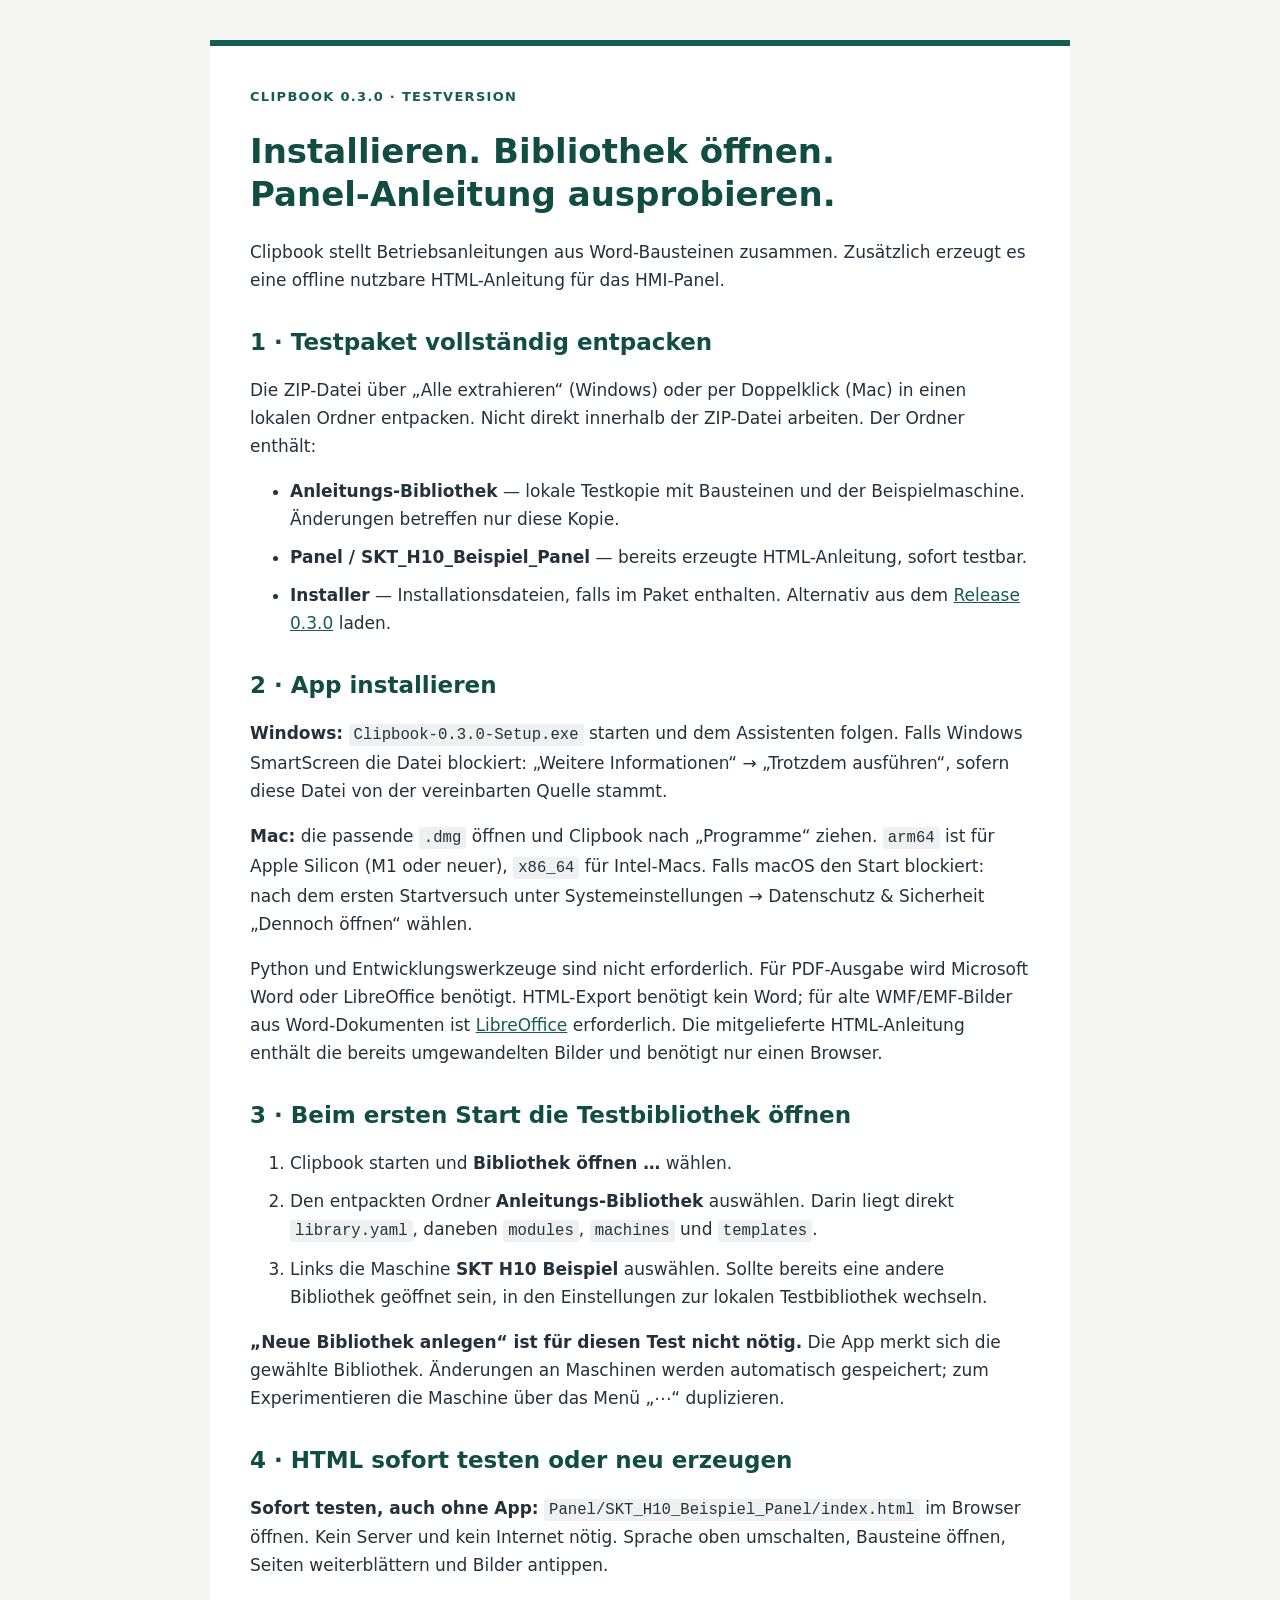
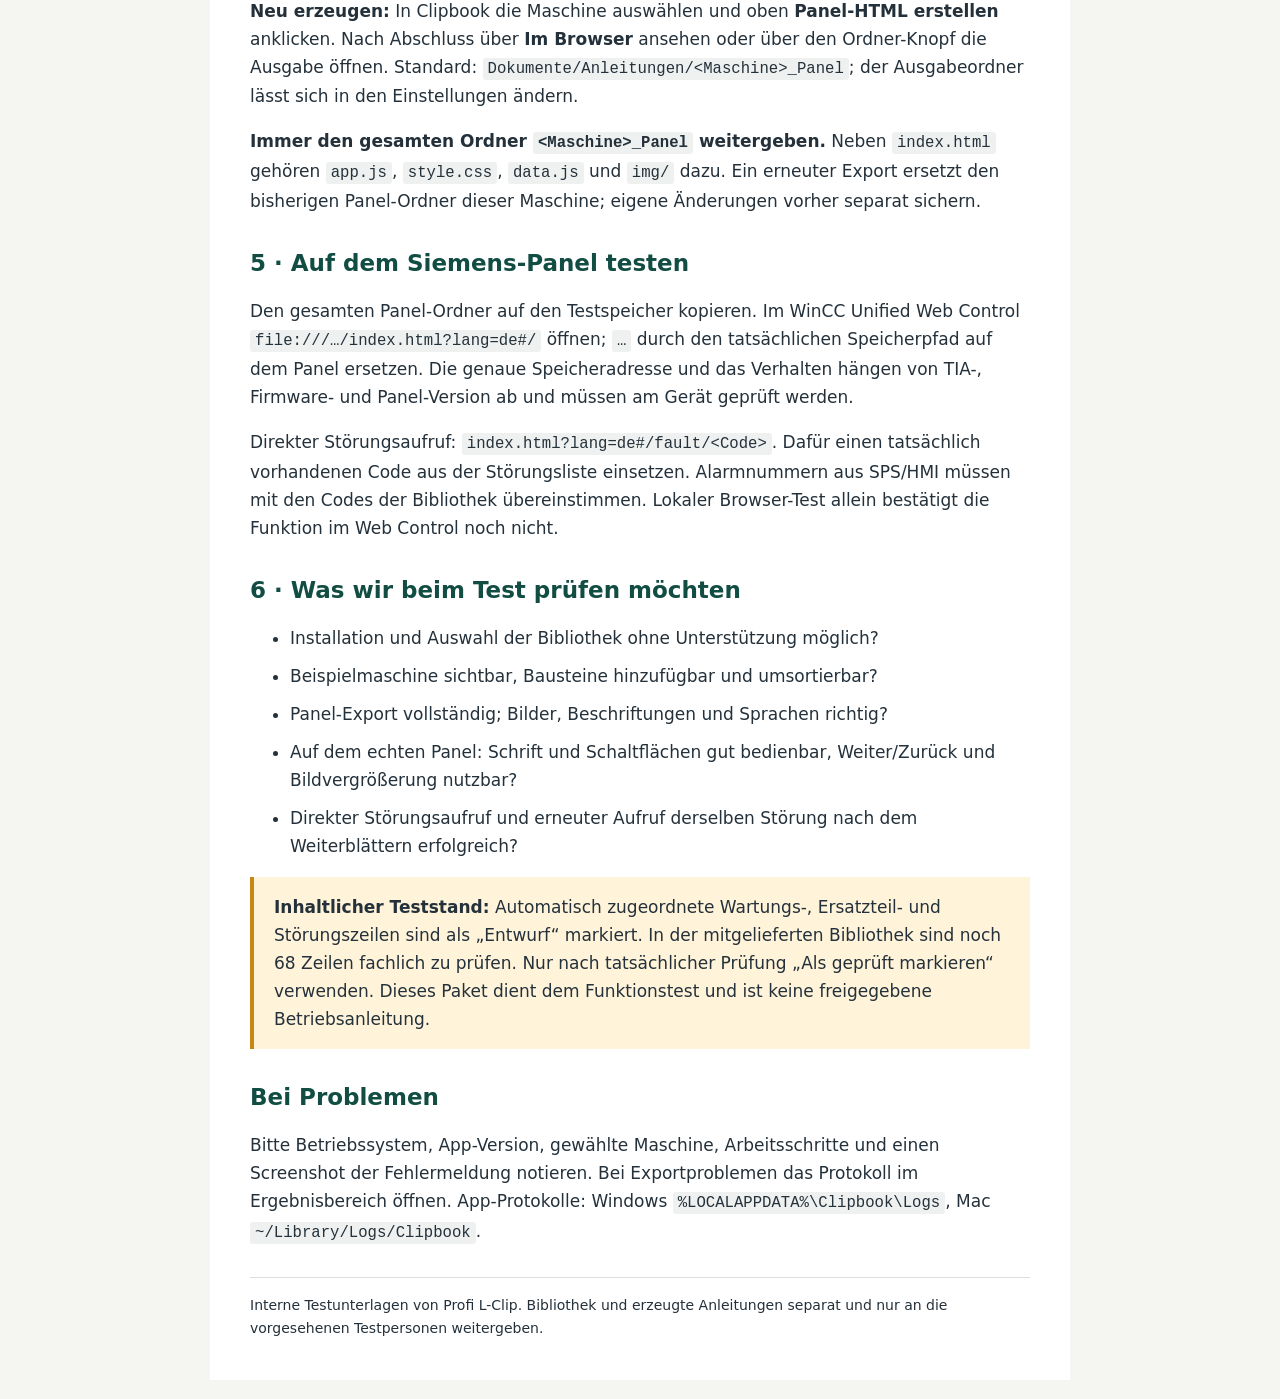
<file: docs/Kurzanleitung.html>
<!doctype html>
<html lang="de">
<meta charset="utf-8">
<meta name="viewport" content="width=device-width, initial-scale=1">
<title>Clipbook · Schnellstart für den Test</title>
<style>
body{font:17px/1.65 system-ui,sans-serif;color:#24313b;background:#f5f5f2;margin:0}
main{max-width:780px;margin:40px auto;padding:40px;background:white;border-top:6px solid #165c50}
h1,h2{line-height:1.25;color:#124d43}h1{font-size:34px}h2{margin-top:34px;font-size:23px}
.tag{color:#165c50;font-weight:700;letter-spacing:.1em;font-size:13px}.note{padding:16px 20px;background:#fff4da;border-left:4px solid #c58815}
code{font-size:.92em;background:#eef1ef;padding:2px 5px;border-radius:3px}li{margin:10px 0}
a{color:#165c50}footer{border-top:1px solid #ddd;margin-top:30px;padding-top:16px;font-size:14px}
@media(max-width:650px){main{margin:0;padding:24px}}@media print{body{background:white}main{margin:0;padding:0;border:0}h2{break-after:avoid}}
</style>
<main>
<div class="tag">CLIPBOOK 0.3.0 · TESTVERSION</div>
<h1>Installieren. Bibliothek öffnen.<br>Panel-Anleitung ausprobieren.</h1>
<p>Clipbook stellt Betriebsanleitungen aus Word-Bausteinen zusammen. Zusätzlich erzeugt es eine offline nutzbare HTML-Anleitung für das HMI-Panel.</p>
<h2>1 · Testpaket vollständig entpacken</h2>
<p>Die ZIP-Datei über „Alle extrahieren“ (Windows) oder per Doppelklick (Mac) in einen lokalen Ordner entpacken. Nicht direkt innerhalb der ZIP-Datei arbeiten. Der Ordner enthält:</p>
<ul>
<li><b>Anleitungs-Bibliothek</b> — lokale Testkopie mit Bausteinen und der Beispielmaschine. Änderungen betreffen nur diese Kopie.</li>
<li><b>Panel / SKT_H10_Beispiel_Panel</b> — bereits erzeugte HTML-Anleitung, sofort testbar.</li>
<li><b>Installer</b> — Installationsdateien, falls im Paket enthalten. Alternativ aus dem <a href="https://github.com/maxwernz/clipbook/releases/tag/v0.3.0">Release 0.3.0</a> laden.</li>
</ul>
<h2>2 · App installieren</h2>
<p><b>Windows:</b> <code>Clipbook-0.3.0-Setup.exe</code> starten und dem Assistenten folgen. Falls Windows SmartScreen die Datei blockiert: „Weitere Informationen“ → „Trotzdem ausführen“, sofern diese Datei von der vereinbarten Quelle stammt.</p>
<p><b>Mac:</b> die passende <code>.dmg</code> öffnen und Clipbook nach „Programme“ ziehen. <code>arm64</code> ist für Apple Silicon (M1 oder neuer), <code>x86_64</code> für Intel-Macs. Falls macOS den Start blockiert: nach dem ersten Startversuch unter Systemeinstellungen → Datenschutz &amp; Sicherheit „Dennoch öffnen“ wählen.</p>
<p>Python und Entwicklungswerkzeuge sind nicht erforderlich. Für PDF-Ausgabe wird Microsoft Word oder LibreOffice benötigt. HTML-Export benötigt kein Word; für alte WMF/EMF-Bilder aus Word-Dokumenten ist <a href="https://www.libreoffice.org/download/download-libreoffice/">LibreOffice</a> erforderlich. Die mitgelieferte HTML-Anleitung enthält die bereits umgewandelten Bilder und benötigt nur einen Browser.</p>
<h2>3 · Beim ersten Start die Testbibliothek öffnen</h2>
<ol>
<li>Clipbook starten und <b>Bibliothek öffnen …</b> wählen.</li>
<li>Den entpackten Ordner <b>Anleitungs-Bibliothek</b> auswählen. Darin liegt direkt <code>library.yaml</code>, daneben <code>modules</code>, <code>machines</code> und <code>templates</code>.</li>
<li>Links die Maschine <b>SKT H10 Beispiel</b> auswählen. Sollte bereits eine andere Bibliothek geöffnet sein, in den Einstellungen zur lokalen Testbibliothek wechseln.</li>
</ol>
<p><b>„Neue Bibliothek anlegen“ ist für diesen Test nicht nötig.</b> Die App merkt sich die gewählte Bibliothek. Änderungen an Maschinen werden automatisch gespeichert; zum Experimentieren die Maschine über das Menü „⋯“ duplizieren.</p>
<h2>4 · HTML sofort testen oder neu erzeugen</h2>
<p><b>Sofort testen, auch ohne App:</b> <code>Panel/SKT_H10_Beispiel_Panel/index.html</code> im Browser öffnen. Kein Server und kein Internet nötig. Sprache oben umschalten, Bausteine öffnen, Seiten weiterblättern und Bilder antippen.</p>
<p><b>Neu erzeugen:</b> In Clipbook die Maschine auswählen und oben <b>Panel-HTML erstellen</b> anklicken. Nach Abschluss über <b>Im Browser</b> ansehen oder über den Ordner-Knopf die Ausgabe öffnen. Standard: <code>Dokumente/Anleitungen/&lt;Maschine&gt;_Panel</code>; der Ausgabeordner lässt sich in den Einstellungen ändern.</p>
<p><b>Immer den gesamten Ordner <code>&lt;Maschine&gt;_Panel</code> weitergeben.</b> Neben <code>index.html</code> gehören <code>app.js</code>, <code>style.css</code>, <code>data.js</code> und <code>img/</code> dazu. Ein erneuter Export ersetzt den bisherigen Panel-Ordner dieser Maschine; eigene Änderungen vorher separat sichern.</p>
<h2>5 · Auf dem Siemens-Panel testen</h2>
<p>Den gesamten Panel-Ordner auf den Testspeicher kopieren. Im WinCC Unified Web Control <code>file:///…/index.html?lang=de#/</code> öffnen; <code>…</code> durch den tatsächlichen Speicherpfad auf dem Panel ersetzen. Die genaue Speicheradresse und das Verhalten hängen von TIA-, Firmware- und Panel-Version ab und müssen am Gerät geprüft werden.</p>
<p>Direkter Störungsaufruf: <code>index.html?lang=de#/fault/&lt;Code&gt;</code>. Dafür einen tatsächlich vorhandenen Code aus der Störungsliste einsetzen. Alarmnummern aus SPS/HMI müssen mit den Codes der Bibliothek übereinstimmen. Lokaler Browser-Test allein bestätigt die Funktion im Web Control noch nicht.</p>
<h2>6 · Was wir beim Test prüfen möchten</h2>
<ul>
<li>Installation und Auswahl der Bibliothek ohne Unterstützung möglich?</li>
<li>Beispielmaschine sichtbar, Bausteine hinzufügbar und umsortierbar?</li>
<li>Panel-Export vollständig; Bilder, Beschriftungen und Sprachen richtig?</li>
<li>Auf dem echten Panel: Schrift und Schaltflächen gut bedienbar, Weiter/Zurück und Bildvergrößerung nutzbar?</li>
<li>Direkter Störungsaufruf und erneuter Aufruf derselben Störung nach dem Weiterblättern erfolgreich?</li>
</ul>
<div class="note"><b>Inhaltlicher Teststand:</b> Automatisch zugeordnete Wartungs-, Ersatzteil- und Störungszeilen sind als „Entwurf“ markiert. In der mitgelieferten Bibliothek sind noch 68 Zeilen fachlich zu prüfen. Nur nach tatsächlicher Prüfung „Als geprüft markieren“ verwenden. Dieses Paket dient dem Funktionstest und ist keine freigegebene Betriebsanleitung.</div>
<h2>Bei Problemen</h2>
<p>Bitte Betriebssystem, App-Version, gewählte Maschine, Arbeitsschritte und einen Screenshot der Fehlermeldung notieren. Bei Exportproblemen das Protokoll im Ergebnisbereich öffnen. App-Protokolle: Windows <code>%LOCALAPPDATA%\Clipbook\Logs</code>, Mac <code>~/Library/Logs/Clipbook</code>.</p>
<footer>Interne Testunterlagen von Profi L-Clip. Bibliothek und erzeugte Anleitungen separat und nur an die vorgesehenen Testpersonen weitergeben.</footer>
</main>
</html>
</file>
